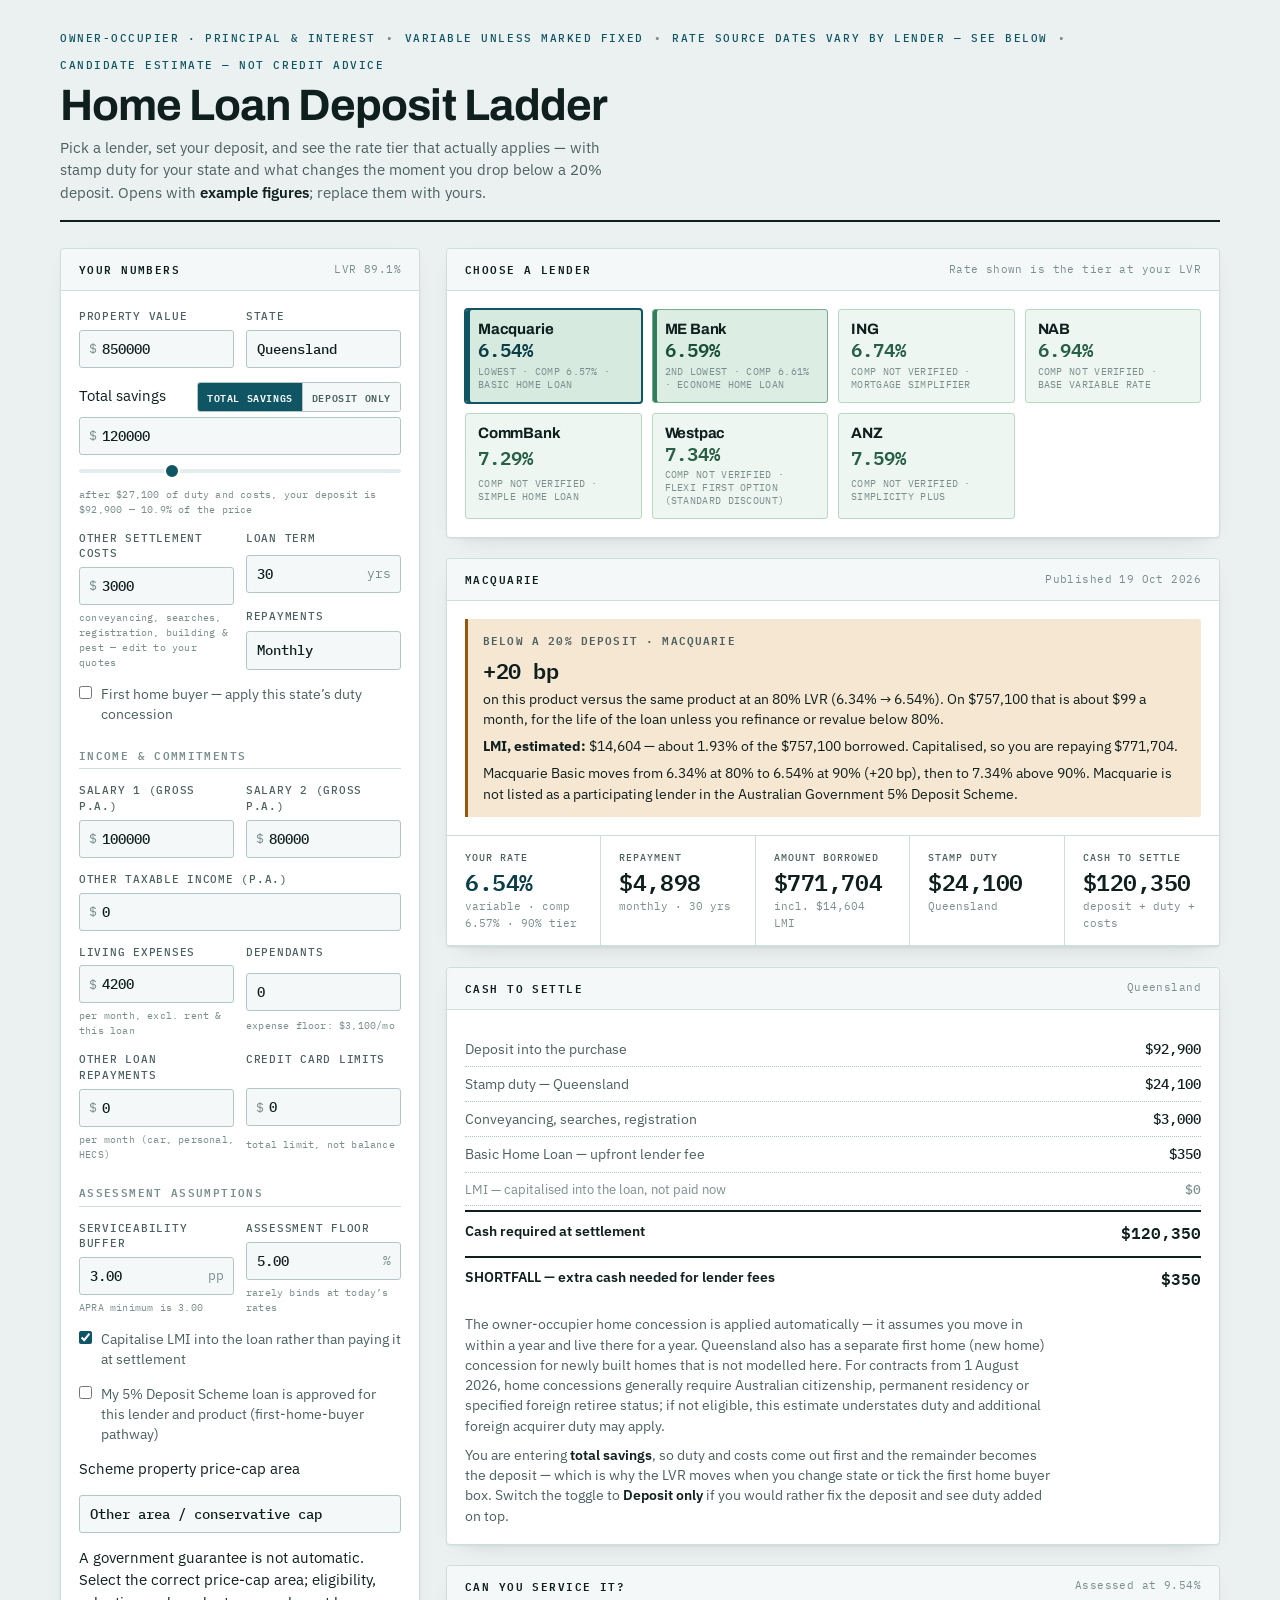
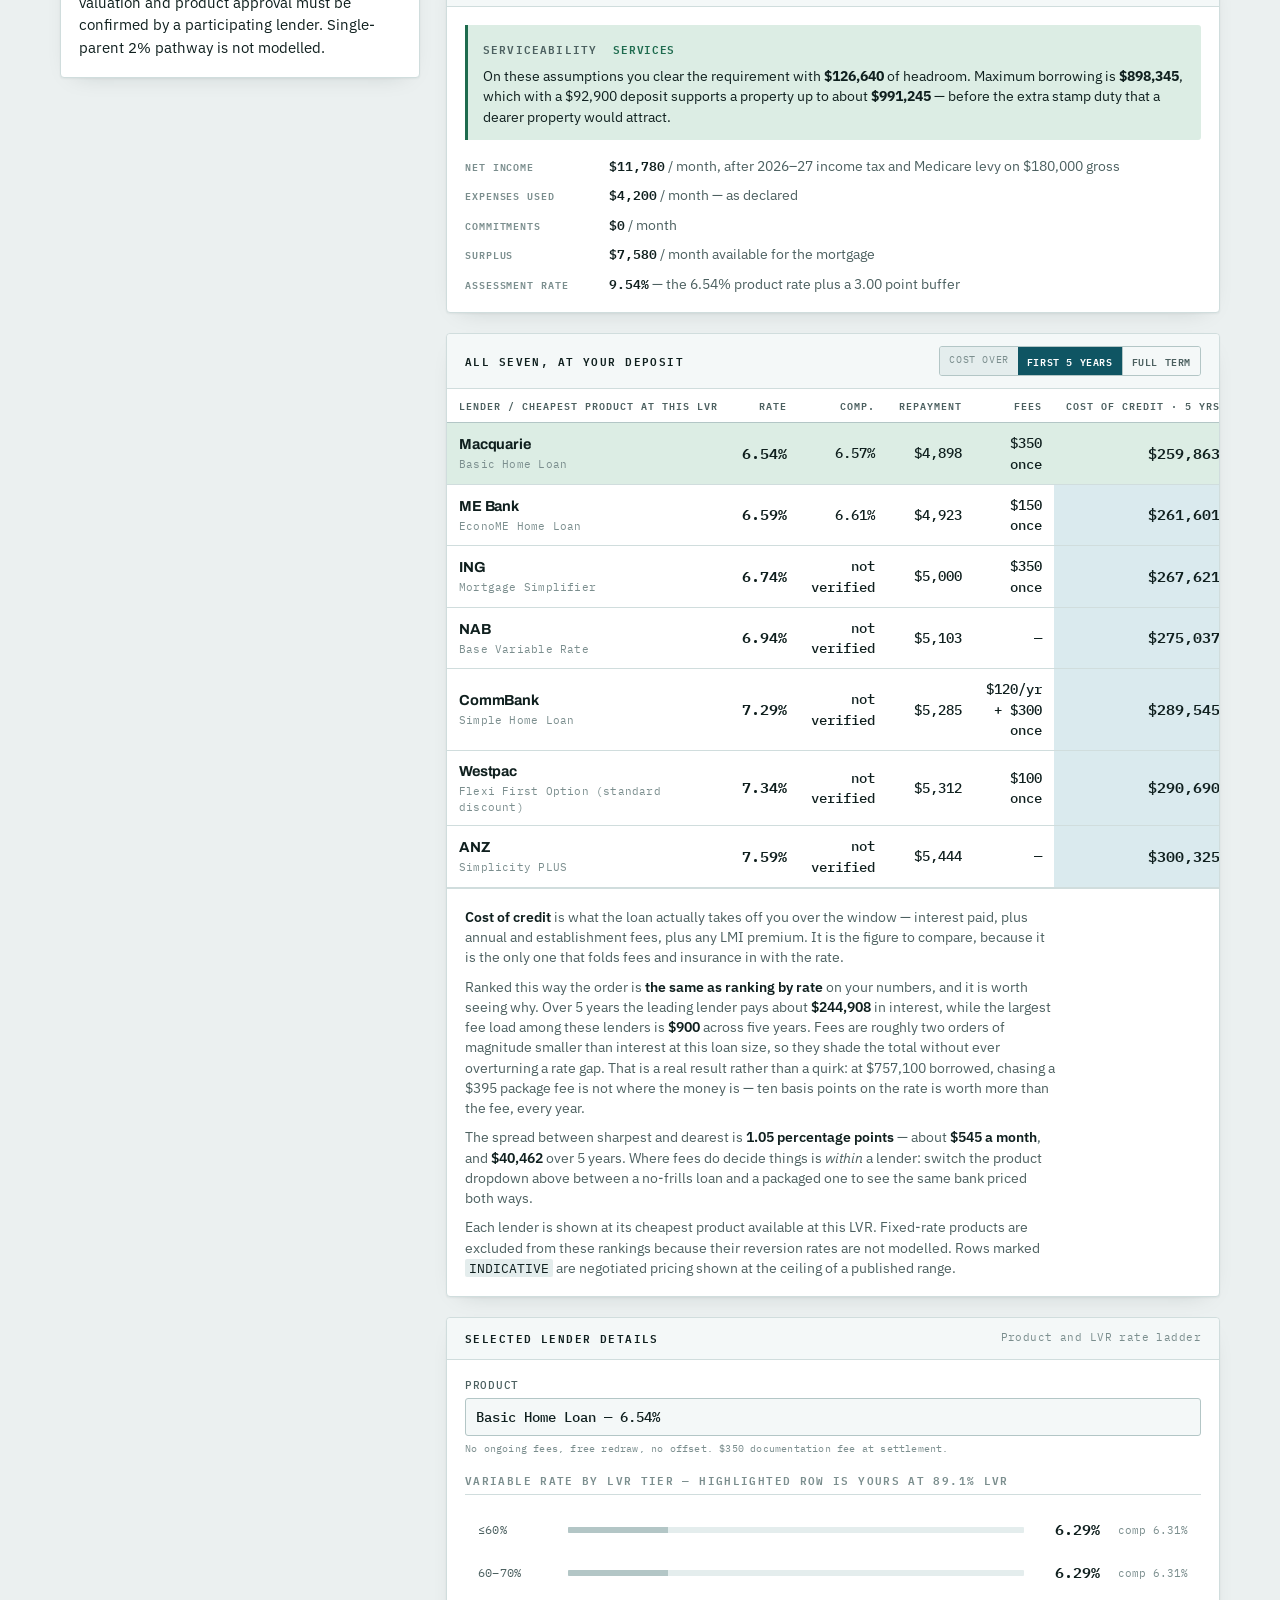
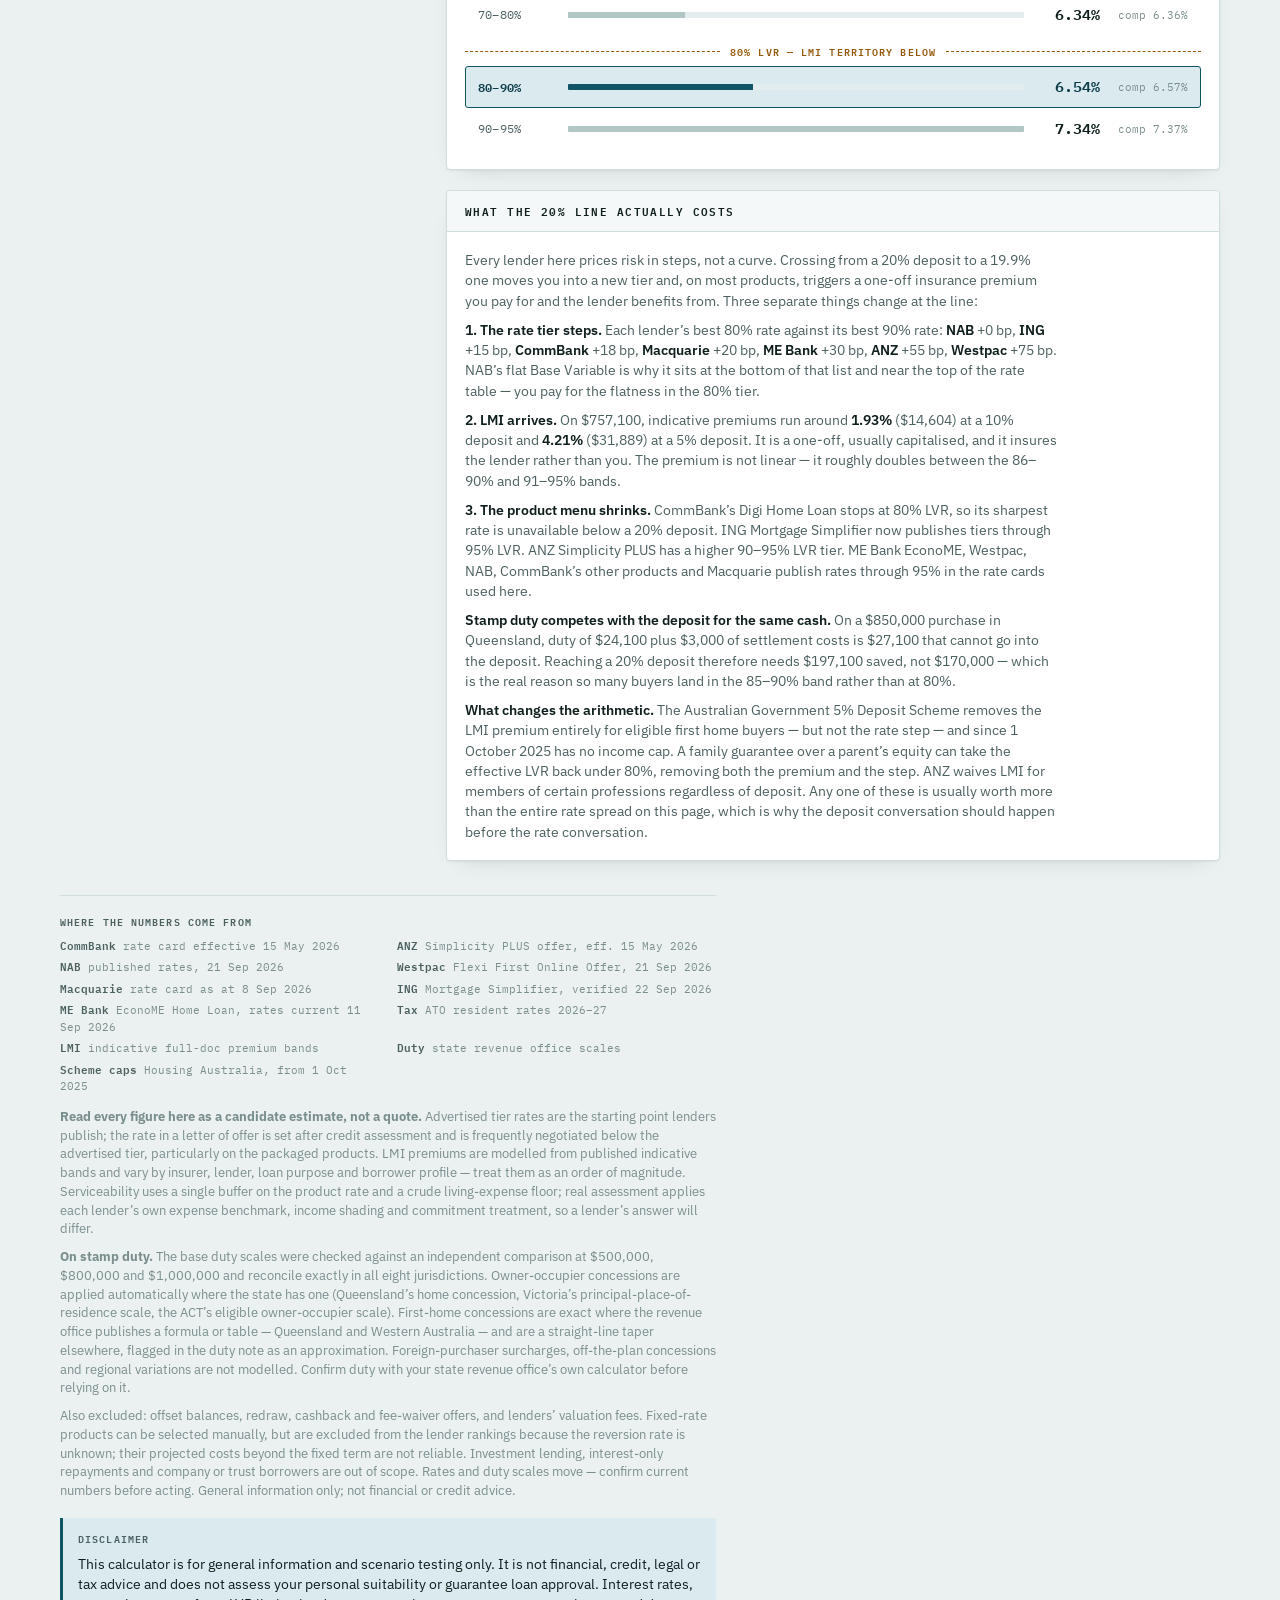
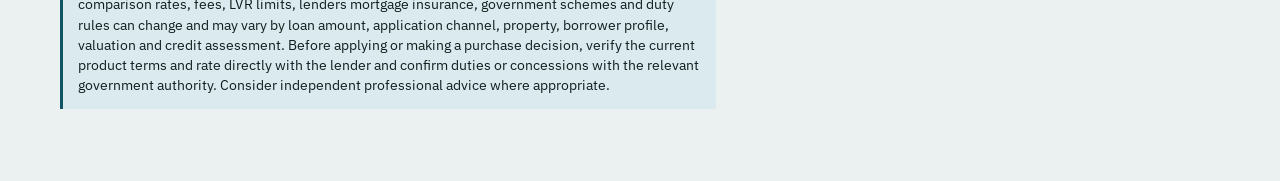
<file: home-loan-ladder/index.html>
<!doctype html>
<html lang="en-AU">
<head>
<meta charset="utf-8">
<meta name="viewport" content="width=device-width, initial-scale=1, viewport-fit=cover">
<meta name="description" content="Compare owner-occupier home loan rates across seven Australian lenders by LVR tier, with stamp duty by state and serviceability.">
<meta name="color-scheme" content="light dark">
<title>Home Loan Deposit Ladder</title>
<link rel="preconnect" href="https://fonts.gstatic.com" crossorigin>
<link rel="stylesheet" href="https://fonts.googleapis.com/css2?family=Archivo:wght@600;700&family=IBM+Plex+Mono:wght@400;500;600&family=IBM+Plex+Sans:wght@400;500;600&display=swap">
<link rel="stylesheet" href="styles.css">
</head>
<body>
<div class="wrap">

  <header class="mast">
    <div class="kicker">
      <span>Owner-occupier &middot; Principal &amp; interest</span>
      <span class="dot">&bull;</span>
      <span>Variable unless marked fixed</span>
      <span class="dot">&bull;</span>
      <span>Rate source dates vary by lender &mdash; see below</span>
      <span class="dot">&bull;</span>
      <span>Candidate estimate &mdash; not credit advice</span>
    </div>
    <h1>Home Loan Deposit Ladder</h1>
    <p class="standfirst">Pick a lender, set your deposit, and see the rate tier that actually applies &mdash; with stamp duty for your state and what changes the moment you drop below a 20% deposit. Opens with <b>example figures</b>; replace them with yours.</p>
  </header>

  <div class="layout">

    <!-- ============ INPUTS ============ -->
    <div>
      <section class="panel">
        <div class="panel-hd"><h2>Your numbers</h2><span class="note" id="lvrTag">LVR &mdash;</span></div>
        <div class="panel-bd">

          <div class="fieldset">
            <div class="row2">
              <div class="field">
                <label for="price">Property value</label>
                <div class="ctl has-pre"><span class="pre">$</span><input type="number" id="price" value="850000" min="50000" step="5000"></div>
              </div>
              <div class="field">
                <label for="state">State</label>
                <select id="state">
                  <option value="QLD" selected>Queensland</option>
                  <option value="NSW">New South Wales</option>
                  <option value="VIC">Victoria</option>
                  <option value="SA">South Australia</option>
                  <option value="WA">Western Australia</option>
                  <option value="TAS">Tasmania</option>
                  <option value="ACT">ACT</option>
                  <option value="NT">Northern Territory</option>
                </select>
              </div>
            </div>

            <div class="field">
              <div class="lblrow">
                <span class="lbl" id="cashLabel">Cash you have</span>
                <div class="seg" id="cashSeg">
                  <button type="button" data-mode="savings" aria-pressed="true">Total savings</button>
                  <button type="button" data-mode="deposit" aria-pressed="false">Deposit only</button>
                </div>
              </div>
              <div class="ctl has-pre"><span class="pre">$</span><input type="number" id="cash" value="120000" min="0" step="1000"></div>
              <input type="range" id="cashPct" min="2" max="45" step="0.5" value="14.1" aria-label="Cash as a percentage of property value">
              <div class="hint" id="cashHint">&mdash;</div>
            </div>

            <div class="row2">
              <div class="field">
                <label for="otherCosts">Other settlement costs</label>
                <div class="ctl has-pre"><span class="pre">$</span><input type="number" id="otherCosts" value="3000" min="0" step="250"></div>
                <div class="hint">conveyancing, searches, registration, building &amp; pest &mdash; edit to your quotes</div>
              </div>
              <div class="field">
                <label for="term">Loan term</label>
                <div class="ctl has-post"><span class="post">yrs</span><input type="number" id="term" value="30" min="5" max="30" step="1"></div>
                <div class="field" style="margin-top:9px">
                  <label for="freq">Repayments</label>
                  <select id="freq">
                    <option value="12" selected>Monthly</option>
                    <option value="26">Fortnightly</option>
                    <option value="52">Weekly</option>
                  </select>
                </div>
              </div>
            </div>

            <label class="checkline"><input type="checkbox" id="fhb"> First home buyer &mdash; apply this state&rsquo;s duty concession</label>
          </div>

          <div class="sub-hd">Income &amp; commitments</div>
          <div class="fieldset">
            <div class="row2">
              <div class="field">
                <label for="inc1">Salary 1 (gross p.a.)</label>
                <div class="ctl has-pre"><span class="pre">$</span><input type="number" id="inc1" value="100000" min="0" step="1000"></div>
              </div>
              <div class="field">
                <label for="inc2">Salary 2 (gross p.a.)</label>
                <div class="ctl has-pre"><span class="pre">$</span><input type="number" id="inc2" value="80000" min="0" step="1000"></div>
              </div>
            </div>
            <div class="field">
              <label for="incOther">Other taxable income (p.a.)</label>
              <div class="ctl has-pre"><span class="pre">$</span><input type="number" id="incOther" value="0" min="0" step="500"></div>
            </div>
            <div class="row2">
              <div class="field">
                <label for="expenses">Living expenses</label>
                <div class="ctl has-pre"><span class="pre">$</span><input type="number" id="expenses" value="4200" min="0" step="100"></div>
                <div class="hint">per month, excl. rent &amp; this loan</div>
              </div>
              <div class="field">
                <label for="deps">Dependants</label>
                <div class="ctl"><input type="number" id="deps" value="0" min="0" max="8" step="1"></div>
                <div class="hint" id="hemHint">&mdash;</div>
              </div>
            </div>
            <div class="row2">
              <div class="field">
                <label for="otherDebt">Other loan repayments</label>
                <div class="ctl has-pre"><span class="pre">$</span><input type="number" id="otherDebt" value="0" min="0" step="50"></div>
                <div class="hint">per month (car, personal, HECS)</div>
              </div>
              <div class="field">
                <label for="cardLimit">Credit card limits</label>
                <div class="ctl has-pre"><span class="pre">$</span><input type="number" id="cardLimit" value="0" min="0" step="1000"></div>
                <div class="hint">total limit, not balance</div>
              </div>
            </div>
          </div>

          <div class="sub-hd">Assessment assumptions</div>
          <div class="fieldset">
            <div class="row2">
              <div class="field">
                <label for="buffer">Serviceability buffer</label>
                <div class="ctl has-post"><span class="post">pp</span><input type="number" id="buffer" value="3.00" min="0" max="6" step="0.25"></div>
                <div class="hint">APRA minimum is 3.00</div>
              </div>
              <div class="field">
                <label for="floorRate">Assessment floor</label>
                <div class="ctl has-post"><span class="post">%</span><input type="number" id="floorRate" value="5.00" min="0" max="12" step="0.25"></div>
                <div class="hint">rarely binds at today&rsquo;s rates</div>
              </div>
            </div>
            <label class="checkline"><input type="checkbox" id="capLmi" checked> Capitalise LMI into the loan rather than paying it at settlement</label>
            <label class="checkline"><input type="checkbox" id="scheme"> My 5% Deposit Scheme loan is approved for this lender and product (first-home-buyer pathway)</label>
            <label for="schemeArea">Scheme property price-cap area</label>
            <select id="schemeArea"><option value="other">Other area / conservative cap</option><option value="metro">Capital city or designated regional centre</option></select>
            <div class="hint">A government guarantee is not automatic. Select the correct price-cap area; eligibility, valuation and product approval must be confirmed by a participating lender. Single-parent 2% pathway is not modelled.</div>
          </div>

        </div>
      </section>
    </div>

    <!-- ============ RESULTS ============ -->
    <div>

      <section class="panel">
        <div class="panel-hd"><h2>Choose a lender</h2><span class="note">Rate shown is the tier at your LVR</span></div>
        <div class="panel-bd">
          <div class="lenders" id="lenderList" role="group" aria-label="Lender"></div>
        </div>
      </section>

      <section class="panel">
        <div class="panel-hd"><h2 id="selHd">Selected lender</h2><span class="note" id="selAsOf">&mdash;</span></div>
        <div class="panel-bd">
          <div id="lowDepositBox"></div>
        </div>
        <div class="verdict" id="verdict"></div>
      </section>

      <section class="panel">
        <div class="panel-hd"><h2>Cash to settle</h2><span class="note" id="dutyTag">&mdash;</span></div>
        <div class="panel-bd">
          <div class="ledger" id="ledger"></div>
          <div class="prose" id="dutyNote" style="margin-top:16px"></div>
        </div>
      </section>

      <section class="panel">
        <div class="panel-hd"><h2>Can you service it?</h2><span class="note" id="assessTag">&mdash;</span></div>
        <div class="panel-bd">
          <div id="serviceBox"></div>
          <dl class="deflist" id="serviceDetail" style="margin-top:16px"></dl>
        </div>
      </section>

      <section class="panel">
        <div class="panel-hd">
          <h2>All seven, at your deposit</h2>
          <div class="seg" id="sortSeg">
            <span class="lbl" style="font-family:var(--mono);font-size:10px;letter-spacing:.06em;text-transform:uppercase;color:var(--ink-3);padding:5px 9px;background:var(--surface-3)">Cost over</span>
            <button type="button" data-horizon="5" aria-pressed="true">First 5 years</button>
            <button type="button" data-horizon="full" aria-pressed="false">Full term</button>
          </div>
        </div>
        <div class="tscroll">
          <table>
            <thead>
              <tr>
                <th scope="col">Lender / cheapest product at this LVR</th>
                <th scope="col">Rate</th>
                <th scope="col">Comp.</th>
                <th scope="col">Repayment</th>
                <th scope="col">Fees</th>
                <th scope="col" id="costHd">Cost of credit</th>
                <th scope="col">Max LVR</th>
              </tr>
            </thead>
            <tbody id="cmpBody"></tbody>
          </table>
        </div>
        <div class="panel-bd" style="border-top:1px solid var(--line)">
          <div class="prose" id="cmpNote"></div>
        </div>
      </section>

      <section class="panel">
        <div class="panel-hd"><h2>Selected lender details</h2><span class="note">Product and LVR rate ladder</span></div>
        <div class="panel-bd">
          <div class="field" style="margin-bottom:16px">
            <label for="product">Product</label>
            <select id="product"></select>
            <div class="hint" id="productBlurb">&mdash;</div>
          </div>

          <div class="sub-hd" style="margin-top:0" id="ladderHd">Rate by LVR tier</div>
          <div class="ladder" id="ladder"></div>
        </div>
      </section>

      <section class="panel">
        <div class="panel-hd"><h2>What the 20% line actually costs</h2></div>
        <div class="panel-bd"><div class="prose" id="cliffProse"></div></div>
      </section>

    </div>
  </div>

  <footer class="foot">
    <h3>Where the numbers come from</h3>
    <ul class="srcgrid">
      <li><b>CommBank</b> rate card effective 15 May 2026</li>
      <li><b>ANZ</b> Simplicity PLUS offer, eff. 15 May 2026</li>
      <li><b>NAB</b> published rates, 21 Sep 2026</li>
      <li><b>Westpac</b> Flexi First Online Offer, 21 Sep 2026</li>
      <li><b>Macquarie</b> rate card as at 8 Sep 2026</li>
      <li><b>ING</b> Mortgage Simplifier, verified 22 Sep 2026</li>
      <li><b>ME Bank</b> EconoME Home Loan, rates current 11 Sep 2026</li>
      <li><b>Tax</b> ATO resident rates 2026&ndash;27</li>
      <li><b>LMI</b> indicative full-doc premium bands</li>
      <li><b>Duty</b> state revenue office scales</li>
      <li><b>Scheme caps</b> Housing Australia, from 1 Oct 2025</li>
    </ul>
    <p><strong>Read every figure here as a candidate estimate, not a quote.</strong> Advertised tier rates are the starting point lenders publish; the rate in a letter of offer is set after credit assessment and is frequently negotiated below the advertised tier, particularly on the packaged products. LMI premiums are modelled from published indicative bands and vary by insurer, lender, loan purpose and borrower profile &mdash; treat them as an order of magnitude. Serviceability uses a single buffer on the product rate and a crude living-expense floor; real assessment applies each lender&rsquo;s own expense benchmark, income shading and commitment treatment, so a lender&rsquo;s answer will differ.</p>
    <p><strong>On stamp duty.</strong> The base duty scales were checked against an independent comparison at $500,000, $800,000 and $1,000,000 and reconcile exactly in all eight jurisdictions. Owner-occupier concessions are applied automatically where the state has one (Queensland&rsquo;s home concession, Victoria&rsquo;s principal-place-of-residence scale, the ACT&rsquo;s eligible owner-occupier scale). First-home concessions are exact where the revenue office publishes a formula or table &mdash; Queensland and Western Australia &mdash; and are a straight-line taper elsewhere, flagged in the duty note as an approximation. Foreign-purchaser surcharges, off-the-plan concessions and regional variations are not modelled. Confirm duty with your state revenue office&rsquo;s own calculator before relying on it.</p>
    <p>Also excluded: offset balances, redraw, cashback and fee-waiver offers, and lenders&rsquo; valuation fees. Fixed-rate products can be selected manually, but are excluded from the lender rankings because the reversion rate is unknown; their projected costs beyond the fixed term are not reliable. Investment lending, interest-only repayments and company or trust borrowers are out of scope. Rates and duty scales move &mdash; confirm current numbers before acting. General information only; not financial or credit advice.</p>
    <div class="callout info" style="margin-top:18px">
      <h3>Disclaimer</h3>
      <p>This calculator is for general information and scenario testing only. It is not financial, credit, legal or tax advice and does not assess your personal suitability or guarantee loan approval. Interest rates, comparison rates, fees, LVR limits, lenders mortgage insurance, government schemes and duty rules can change and may vary by loan amount, application channel, property, borrower profile, valuation and credit assessment. Before applying or making a purchase decision, verify the current product terms and rate directly with the lender and confirm duties or concessions with the relevant government authority. Consider independent professional advice where appropriate.</p>
    </div>
  </footer>
</div>

<script src="rates.js?v=20261122b"></script>
<script src="duty.js?v=20261122b"></script>
<script src="core.js?v=20261122b"></script>
<script src="render.js?v=20261122b"></script>
<script src="comparison.js?v=20261122b"></script>
<script src="init.js?v=20261122b"></script>
</body>
</html>
</file>
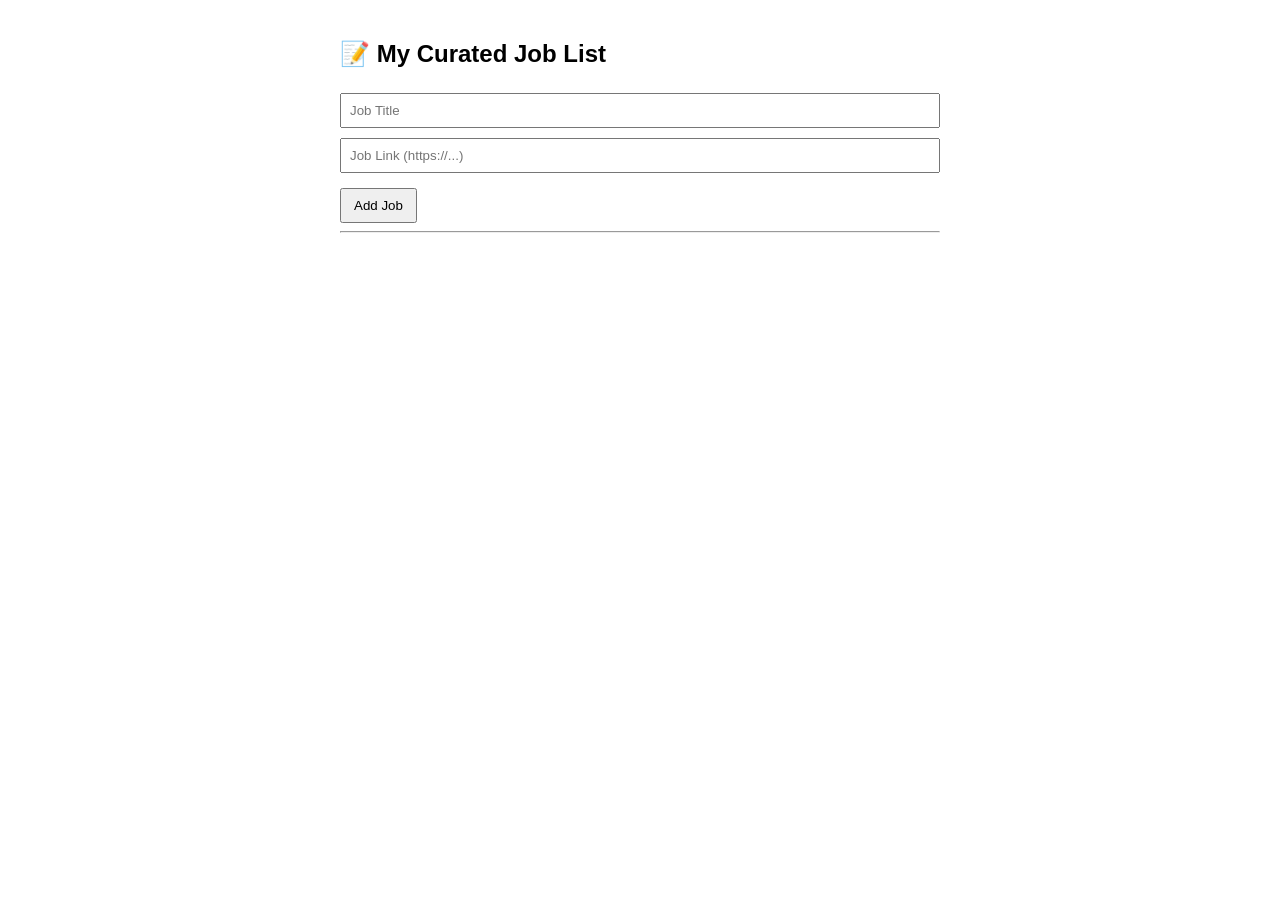
<file: jobs.html>
<!DOCTYPE html>
<html lang="en">
<head>
  <meta charset="UTF-8">
  <title>My Curated Job List</title>
  <style>
    body {
      font-family: Arial, sans-serif;
      max-width: 600px;
      margin: auto;
      padding: 20px;
    }
    input[type="text"], input[type="url"] {
      width: calc(100% - 20px);
      padding: 8px;
      margin: 5px 0;
    }
    button {
      padding: 8px 12px;
      margin-top: 10px;
    }
    li {
      margin: 10px 0;
    }
    a {
      text-decoration: none;
      color: blue;
    }
    a:hover {
      text-decoration: underline;
    }
  </style>
</head>
<body>
  <h2>📝 My Curated Job List</h2>
  <input type="text" id="jobTitle" placeholder="Job Title">
  <input type="url" id="jobLink" placeholder="Job Link (https://...)">
  <button onclick="addJob()">Add Job</button>
  <hr>
  <ul id="jobList"></ul>

  <script>
    const jobList = JSON.parse(localStorage.getItem("jobList")) || [];

    function renderList() {
      const listEl = document.getElementById("jobList");
      listEl.innerHTML = "";
      jobList.forEach((job, index) => {
        const li = document.createElement("li");
        li.innerHTML = `
          <a href="${job.link}" target="_blank">${job.title}</a>
          <button onclick="removeJob(${index})">❌</button>
        `;
        listEl.appendChild(li);
      });
    }

    function addJob() {
      const title = document.getElementById("jobTitle").value.trim();
      const link = document.getElementById("jobLink").value.trim();
      if (!title || !link) {
        alert("Please enter both title and valid link.");
        return;
      }
      jobList.push({ title, link });
      localStorage.setItem("jobList", JSON.stringify(jobList));
      document.getElementById("jobTitle").value = '';
      document.getElementById("jobLink").value = '';
      renderList();
    }

    function removeJob(index) {
      if (confirm("Remove this job?")) {
        jobList.splice(index, 1);
        localStorage.setItem("jobList", JSON.stringify(jobList));
        renderList();
      }
    }

    renderList();
  </script>
</body>
</html>
</file>
<file: home-loan-ladder/styles.css>
@import url("styles-1.css");
@import url("styles-2.css");
@import url("styles-3.css");
@import url("styles-4.css");
@import url("styles-5.css");
@import url("styles-6.css");
</file>
